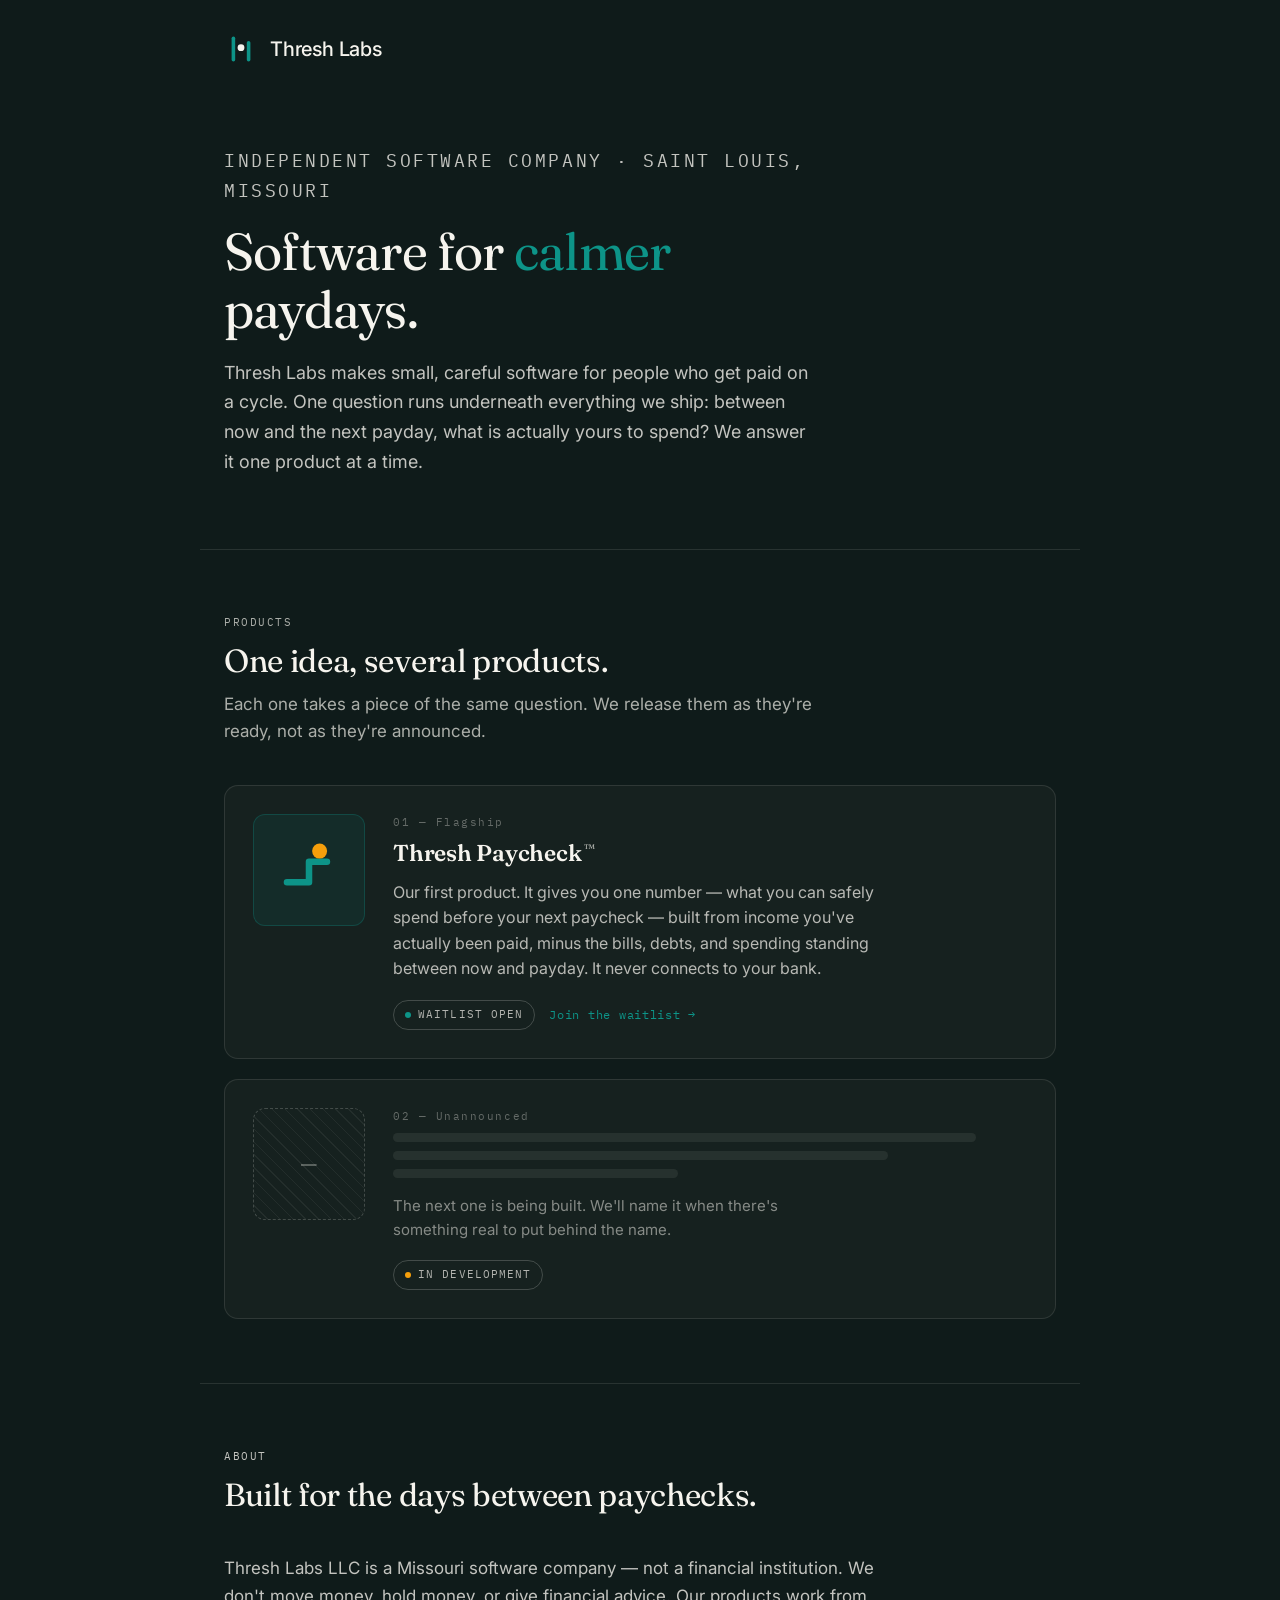
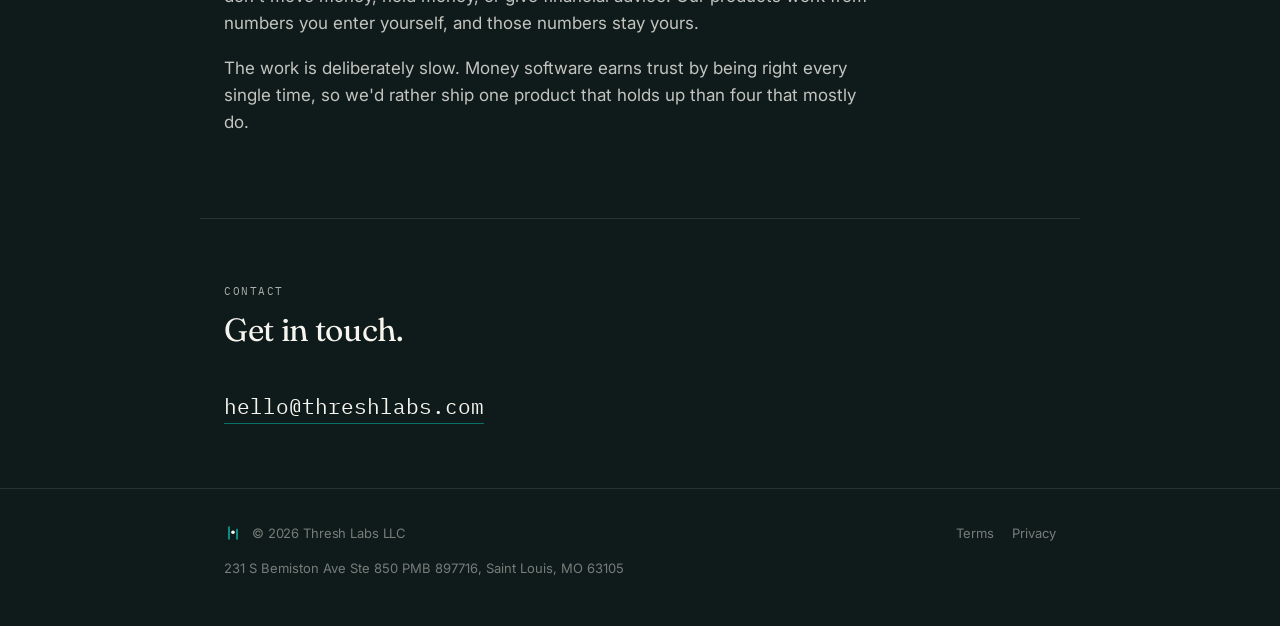
<file: index.html>
<!DOCTYPE html>
<html lang="en">
<head>
<meta charset="utf-8" />
<meta name="viewport" content="width=device-width, initial-scale=1, viewport-fit=cover" />
<title>Thresh Labs — independent software company</title>
<meta name="description" content="Thresh Labs is an independent software company in Missouri building tools for people who get paid on a cycle." />
<link rel="icon" href="/favicon.ico?v=2" sizes="32x32" />
<link rel="icon" href="/favicon.svg?v=2" type="image/svg+xml" />
<link rel="apple-touch-icon" href="/apple-touch-icon.png?v=2" />
<meta name="theme-color" content="#0F1B1A" />
<link rel="preconnect" href="https://fonts.googleapis.com" />
<link rel="preconnect" href="https://fonts.gstatic.com" crossorigin />
<link href="https://fonts.googleapis.com/css2?family=Fraunces:opsz,wght@9..144,400;9..144,600&family=Inter:wght@400;500&family=IBM+Plex+Mono:wght@400;500&display=swap" rel="stylesheet" />
<style>
  :root {
    /* Mirrors the landing tokens in strideBudget-APP/src/index.css so the two
       properties read as one company. Coral is deliberately absent — in-app only. */
    --ink: #0F1B1A;
    --surface: #16211F;
    --surface-2: #1B2725;
    --paper: #F6F4EE;
    --teal: #0D9488;
    --amber: #F59E0B;
    --line: rgba(246, 244, 238, 0.11);
    --line-strong: rgba(246, 244, 238, 0.2);

    --display: "Fraunces", Georgia, serif;
    --body: "Inter", -apple-system, BlinkMacSystemFont, "Segoe UI", sans-serif;
    --mono: "IBM Plex Mono", ui-monospace, "SF Mono", Menlo, monospace;

    box-sizing: border-box;
    padding-top: env(safe-area-inset-top, 0px);
    padding-bottom: env(safe-area-inset-bottom, 0px);
  }

  *, *::before, *::after { box-sizing: inherit; }

  html { scroll-padding-top: env(safe-area-inset-top, 0px); -webkit-text-size-adjust: 100%; }

  body {
    margin: 0;
    background-color: var(--ink);
    color: var(--paper);
    font-family: var(--body);
    font-size: 17px;
    line-height: 1.6;
    -webkit-font-smoothing: antialiased;
  }

  img, svg { max-width: 100%; }

  .wrap {
    max-width: 880px;
    margin: 0 auto;
    padding-left: max(24px, env(safe-area-inset-left, 0px));
    padding-right: max(24px, env(safe-area-inset-right, 0px));
  }

  .eyebrow {
    font-family: var(--mono);
    font-size: 11px;
    letter-spacing: 0.14em;
    text-transform: uppercase;
    color: rgba(246, 244, 238, 0.45);
  }

  /* ---------- masthead ---------- */
  .masthead { padding-top: 32px; }
  .mark-lockup { display: flex; align-items: center; gap: 12px; }
  .mark-lockup span {
    font-size: 20px;
    font-weight: 500;
    letter-spacing: -0.01em;
  }

  /* ---------- hero ---------- */
  .hero { padding-top: 80px; padding-bottom: 72px; }
  .hero h1 {
    font-family: var(--display);
    font-weight: 400;
    font-size: clamp(34px, 6.4vw, 52px);
    line-height: 1.1;
    letter-spacing: -0.015em;
    margin: 18px 0 20px;
    max-width: 17ch;
  }
  .hero h1 .accent { color: var(--teal); }
  .hero p {
    font-size: 18px;
    line-height: 1.65;
    color: rgba(246, 244, 238, 0.78);
    max-width: 54ch;
    margin: 0;
  }

  /* ---------- section framing ---------- */
  .section { padding-top: 64px; padding-bottom: 64px; border-top: 1px solid var(--line); }
  .section-head { display: flex; flex-direction: column; gap: 10px; margin-bottom: 40px; }
  .section-head h2 {
    font-family: var(--display);
    font-weight: 400;
    font-size: clamp(25px, 4vw, 32px);
    line-height: 1.25;
    letter-spacing: -0.01em;
    margin: 0;
  }
  .section-head p {
    margin: 0;
    color: rgba(246, 244, 238, 0.68);
    max-width: 56ch;
  }

  /* ---------- product slots ---------- */
  .slots { display: flex; flex-direction: column; gap: 20px; }

  .slot {
    display: grid;
    grid-template-columns: 112px 1fr;
    gap: 28px;
    align-items: start;
    background: var(--surface);
    border: 1px solid var(--line);
    border-radius: 14px;
    padding: 28px;
    text-decoration: none;
    color: inherit;
    transition: border-color 160ms ease, background-color 160ms ease, transform 160ms ease;
  }

  a.slot:hover, a.slot:focus-visible {
    border-color: rgba(13, 148, 136, 0.55);
    background: var(--surface-2);
    transform: translateY(-2px);
  }
  a.slot:focus-visible { outline: 2px solid var(--teal); outline-offset: 3px; }

  .tile {
    width: 112px;
    height: 112px;
    border-radius: 12px;
    display: flex;
    align-items: center;
    justify-content: center;
    background: rgba(13, 148, 136, 0.1);
    border: 1px solid rgba(13, 148, 136, 0.28);
  }

  .tile-empty {
    background: transparent;
    border: 1px dashed var(--line-strong);
    position: relative;
    overflow: hidden;
  }
  /* Faint diagonal hatching = a slot framed out but not filled. */
  .tile-empty::before {
    content: "";
    position: absolute;
    inset: 0;
    background-image: repeating-linear-gradient(
      45deg,
      rgba(246, 244, 238, 0.06) 0px,
      rgba(246, 244, 238, 0.06) 1px,
      transparent 1px,
      transparent 9px
    );
  }
  .tile-empty span {
    position: relative;
    font-family: var(--mono);
    font-size: 26px;
    color: rgba(246, 244, 238, 0.3);
  }

  .slot-index {
    font-family: var(--mono);
    font-size: 11px;
    letter-spacing: 0.14em;
    color: rgba(246, 244, 238, 0.35);
    display: block;
    margin-bottom: 8px;
  }

  .slot-name {
    font-family: var(--display);
    font-weight: 600;
    font-size: 23px;
    letter-spacing: -0.01em;
    margin: 0 0 12px;
    line-height: 1.2;
  }
  .slot-name sup { font-size: 0.48em; font-weight: 400; opacity: 0.65; vertical-align: super; margin-left: 2px; }

  .slot-body { margin: 0; color: rgba(246, 244, 238, 0.72); font-size: 16px; max-width: 52ch; }

  .slot-foot {
    display: flex;
    flex-wrap: wrap;
    align-items: center;
    gap: 14px;
    margin-top: 18px;
  }

  .pill {
    display: inline-flex;
    align-items: center;
    gap: 7px;
    font-family: var(--mono);
    font-size: 11px;
    letter-spacing: 0.1em;
    text-transform: uppercase;
    padding: 5px 11px;
    border-radius: 999px;
    border: 1px solid var(--line-strong);
    color: rgba(246, 244, 238, 0.7);
  }
  .pill::before {
    content: "";
    width: 6px; height: 6px;
    border-radius: 50%;
    background: var(--teal);
  }
  .pill-building::before {
    background: var(--amber);
    animation: pulse 2.6s ease-in-out infinite;
  }
  @keyframes pulse {
    0%, 100% { opacity: 1; transform: scale(1); }
    50% { opacity: 0.35; transform: scale(0.8); }
  }
  @media (prefers-reduced-motion: reduce) {
    .pill-building::before { animation: none; }
    a.slot:hover { transform: none; }
  }

  .go {
    font-family: var(--mono);
    font-size: 12px;
    letter-spacing: 0.06em;
    color: var(--teal);
  }
  a.slot:hover .go { text-decoration: underline; text-underline-offset: 3px; }

  /* Skeleton copy for the unfilled slot — reads as "drafted, not written". */
  .skeleton { display: flex; flex-direction: column; gap: 9px; margin: 4px 0 0; }
  .skeleton i {
    display: block;
    height: 9px;
    border-radius: 999px;
    background: rgba(246, 244, 238, 0.07);
  }
  .skeleton i:nth-child(1) { width: 92%; }
  .skeleton i:nth-child(2) { width: 78%; }
  .skeleton i:nth-child(3) { width: 45%; }

  .slot-note {
    margin: 16px 0 0;
    font-size: 15px;
    color: rgba(246, 244, 238, 0.5);
    max-width: 48ch;
  }

  /* ---------- about ---------- */
  .prose p { color: rgba(246, 244, 238, 0.78); max-width: 60ch; }
  .prose p + p { margin-top: 18px; }

  /* ---------- contact ---------- */
  .contact-link {
    font-family: var(--mono);
    font-size: clamp(17px, 3vw, 21px);
    color: var(--paper);
    text-decoration: none;
    border-bottom: 1px solid rgba(13, 148, 136, 0.7);
    padding-bottom: 3px;
  }
  .contact-link:hover { color: var(--teal); }

  /* ---------- footer ---------- */
  footer {
    border-top: 1px solid var(--line);
    padding: 34px 0 48px;
    font-size: 13px;
    color: rgba(246, 244, 238, 0.45);
  }
  .footer-row {
    display: flex;
    flex-wrap: wrap;
    justify-content: space-between;
    align-items: center;
    gap: 16px;
  }
  .footer-links { display: flex; gap: 18px; }
  .footer-links a { color: inherit; text-decoration: none; }
  .footer-links a:hover { color: var(--paper); }
  .footer-addr { margin: 14px 0 0; font-style: normal; }

  @media (max-width: 640px) {
    .hero { padding-top: 48px; padding-bottom: 44px; }
    .section { padding-top: 48px; padding-bottom: 48px; }
    .section-head { margin-bottom: 28px; }
    .hero p { font-size: 17px; }

    .eyebrow-sep { display: none; }
    .eyebrow-loc { display: block; margin-top: 4px; }

    /* Card becomes: [icon | index + name] on top, description full width below.
       display:contents lets the text column's children join the card's grid. */
    .slot {
      grid-template-columns: 64px 1fr;
      column-gap: 16px;
      row-gap: 0;
      padding: 20px;
      align-items: center;
    }
    .slot > div:not(.tile) { display: contents; }
    .tile, .tile-empty {
      width: 64px; height: 64px;
      border-radius: 10px;
      grid-column: 1; grid-row: 1 / span 2;
    }
    .tile svg { width: 38px; height: 38px; }
    .tile-empty span { font-size: 20px; }
    .slot-index { grid-column: 2; grid-row: 1; align-self: end; margin-bottom: 2px; }
    .slot-index.solo { grid-row: 1 / span 2; align-self: center; margin: 0; }
    .slot-name { grid-column: 2; grid-row: 2; align-self: start; margin: 0; font-size: 21px; }
    .slot-body, .skeleton, .slot-note, .slot-foot { grid-column: 1 / -1; }
    .slot-body, .skeleton { margin-top: 16px; }
  }
</style>
</head>
<body>

  <div class="wrap masthead">
    <div class="mark-lockup">
      <!-- Thresh Labs mark: the Gate. Bone dot is the dark-background variant;
           it inverts to ink (#0F1B1A) on light surfaces. -->
      <svg width="34" height="34" viewBox="0 0 380 380" role="img" aria-label="Thresh Labs">
        <line x1="105" y1="70" x2="105" y2="310" stroke="#0D9488" stroke-width="40" stroke-linecap="round"/>
        <line x1="275" y1="120" x2="275" y2="310" stroke="#0D9488" stroke-width="40" stroke-linecap="round"/>
        <circle cx="190" cy="175" r="38" fill="#F6F4EE"/>
      </svg>
      <span>Thresh Labs</span>
    </div>
  </div>

  <header class="wrap hero">
    <p class="eyebrow"><span>Independent software company</span><span class="eyebrow-sep" aria-hidden="true"> &middot; </span><span class="eyebrow-loc">Saint Louis, Missouri</span></p>
    <h1>Software for <span class="accent">calmer</span> paydays.</h1>
    <p>
      Thresh Labs makes small, careful software for people who get paid on a cycle.
      One question runs underneath everything we ship: between now and the next
      payday, what is actually yours to spend? We answer it one product at a time.
    </p>
  </header>

  <main>
    <section class="wrap section" id="products">
      <div class="section-head">
        <p class="eyebrow">Products</p>
        <h2>One idea, several products.</h2>
        <p>Each one takes a piece of the same question. We release them as they're ready, not as they're announced.</p>
      </div>

      <div class="slots">

        <!-- Slot 01 — flagship. Whole card is one link.
             LINK TARGET: the Thresh Paycheck landing page, whose hero holds the
             waitlist form. When the app goes public, change this href to the app
             URL AND update the pill ("Waitlist open") and .go text below to match.
             Tile carries the product's own mark (step + amber dot), not the Labs mark. -->
        <a class="slot" href="https://threshpaycheck.com" rel="noopener"
           aria-label="Thresh Paycheck — join the waitlist">
          <div class="tile">
            <svg width="62" height="62" viewBox="0 0 380 380" role="img" aria-label="Thresh Paycheck">
              <polyline points="55,265 190,265 190,140 300,140" fill="none" stroke="#0D9488"
                        stroke-width="40" stroke-linecap="round" stroke-linejoin="round" />
              <circle cx="255" cy="74" r="46" fill="#F59E0B" />
            </svg>
          </div>
          <div>
            <span class="slot-index">01 &mdash; Flagship</span>
            <h3 class="slot-name">Thresh Paycheck<sup>&trade;</sup></h3>
            <p class="slot-body">
              Our first product. It gives you one number &mdash; what you can safely spend
              before your next paycheck &mdash; built from income you've actually been paid,
              minus the bills, debts, and spending standing between now and payday.
              It never connects to your bank.
            </p>
            <div class="slot-foot">
              <span class="pill">Waitlist open</span>
              <span class="go">Join the waitlist &rarr;</span>
            </div>
          </div>
        </a>

        <!-- Slot 02 — intentionally unnamed. Nothing goes public here until the
             mark is cleared and the thing exists. Not a link. -->
        <div class="slot" aria-label="Second product, in development">
          <div class="tile tile-empty"><span>&#8212;</span></div>
          <div>
            <span class="slot-index solo">02 &mdash; Unannounced</span>
            <div class="skeleton" aria-hidden="true">
              <i></i><i></i><i></i>
            </div>
            <p class="slot-note">
              The next one is being built. We'll name it when there's something
              real to put behind the name.
            </p>
            <div class="slot-foot">
              <span class="pill pill-building">In development</span>
            </div>
          </div>
        </div>

      </div>
    </section>

    <section class="wrap section prose" id="about">
      <div class="section-head">
        <p class="eyebrow">About</p>
        <h2>Built for the days between paychecks.</h2>
      </div>
      <p>
        Thresh Labs LLC is a Missouri software company &mdash; not a financial
        institution. We don't move money, hold money, or give financial advice.
        Our products work from numbers you enter yourself, and those numbers
        stay yours.
      </p>
      <p>
        The work is deliberately slow. Money software earns trust by being right
        every single time, so we'd rather ship one product that holds up than four
        that mostly do.
      </p>
    </section>

    <section class="wrap section" id="contact">
      <div class="section-head">
        <p class="eyebrow">Contact</p>
        <h2>Get in touch.</h2>
      </div>
      <a class="contact-link" href="mailto:hello@threshlabs.com">hello@threshlabs.com</a>
    </section>
  </main>

  <footer>
    <div class="wrap">
      <div class="footer-row">
        <div class="mark-lockup" style="gap:10px;">
          <svg width="18" height="18" viewBox="0 0 380 380" role="img" aria-label="">
            <line x1="105" y1="70" x2="105" y2="310" stroke="#0D9488" stroke-width="40" stroke-linecap="round"/>
            <line x1="275" y1="120" x2="275" y2="310" stroke="#0D9488" stroke-width="40" stroke-linecap="round"/>
            <circle cx="190" cy="175" r="38" fill="#F6F4EE"/>
          </svg>
          <span style="font-size:13px;font-weight:400;">&copy; 2026 Thresh Labs LLC</span>
        </div>
        <div class="footer-links">
          <a href="/terms.html">Terms</a>
          <a href="/privacy.html">Privacy</a>
        </div>
      </div>
      <address class="footer-addr">231 S Bemiston Ave Ste 850 PMB 897716, Saint Louis, MO 63105</address>
    </div>
  </footer>

</body>
</html>
</file>
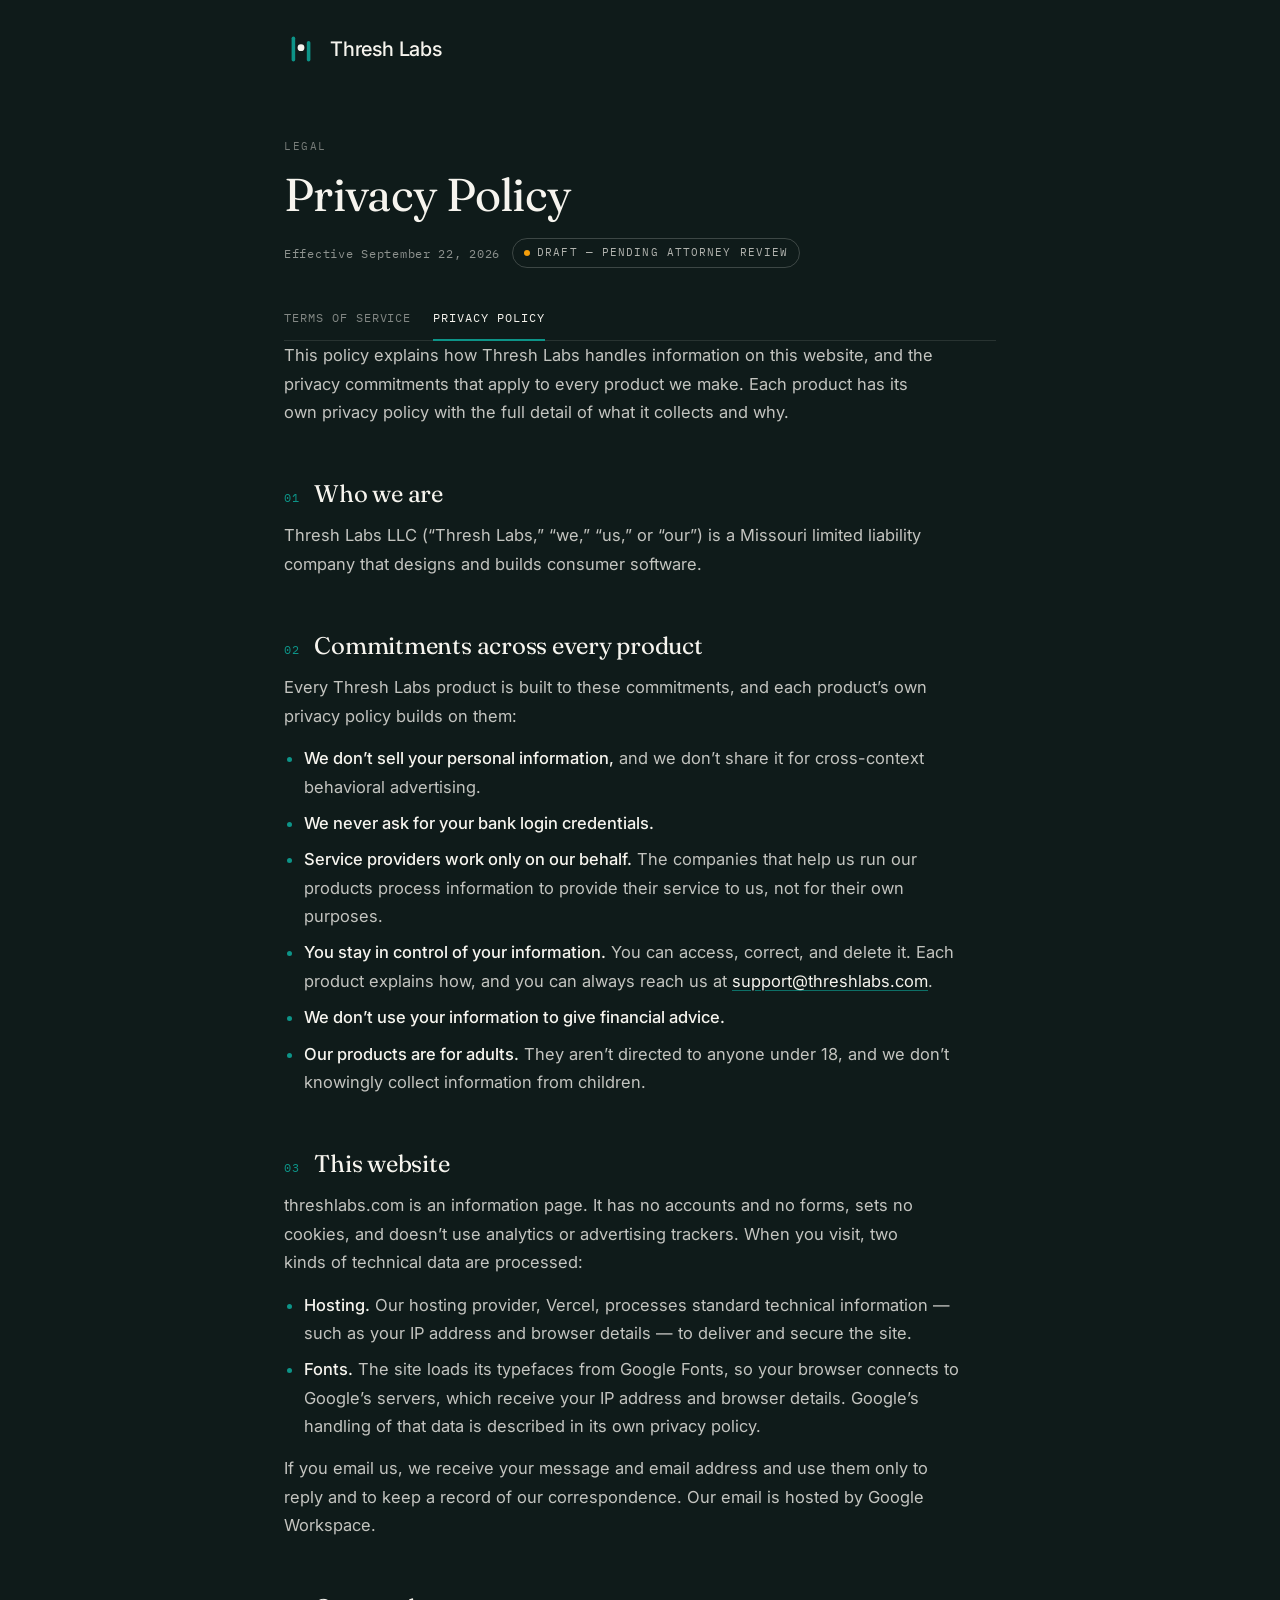
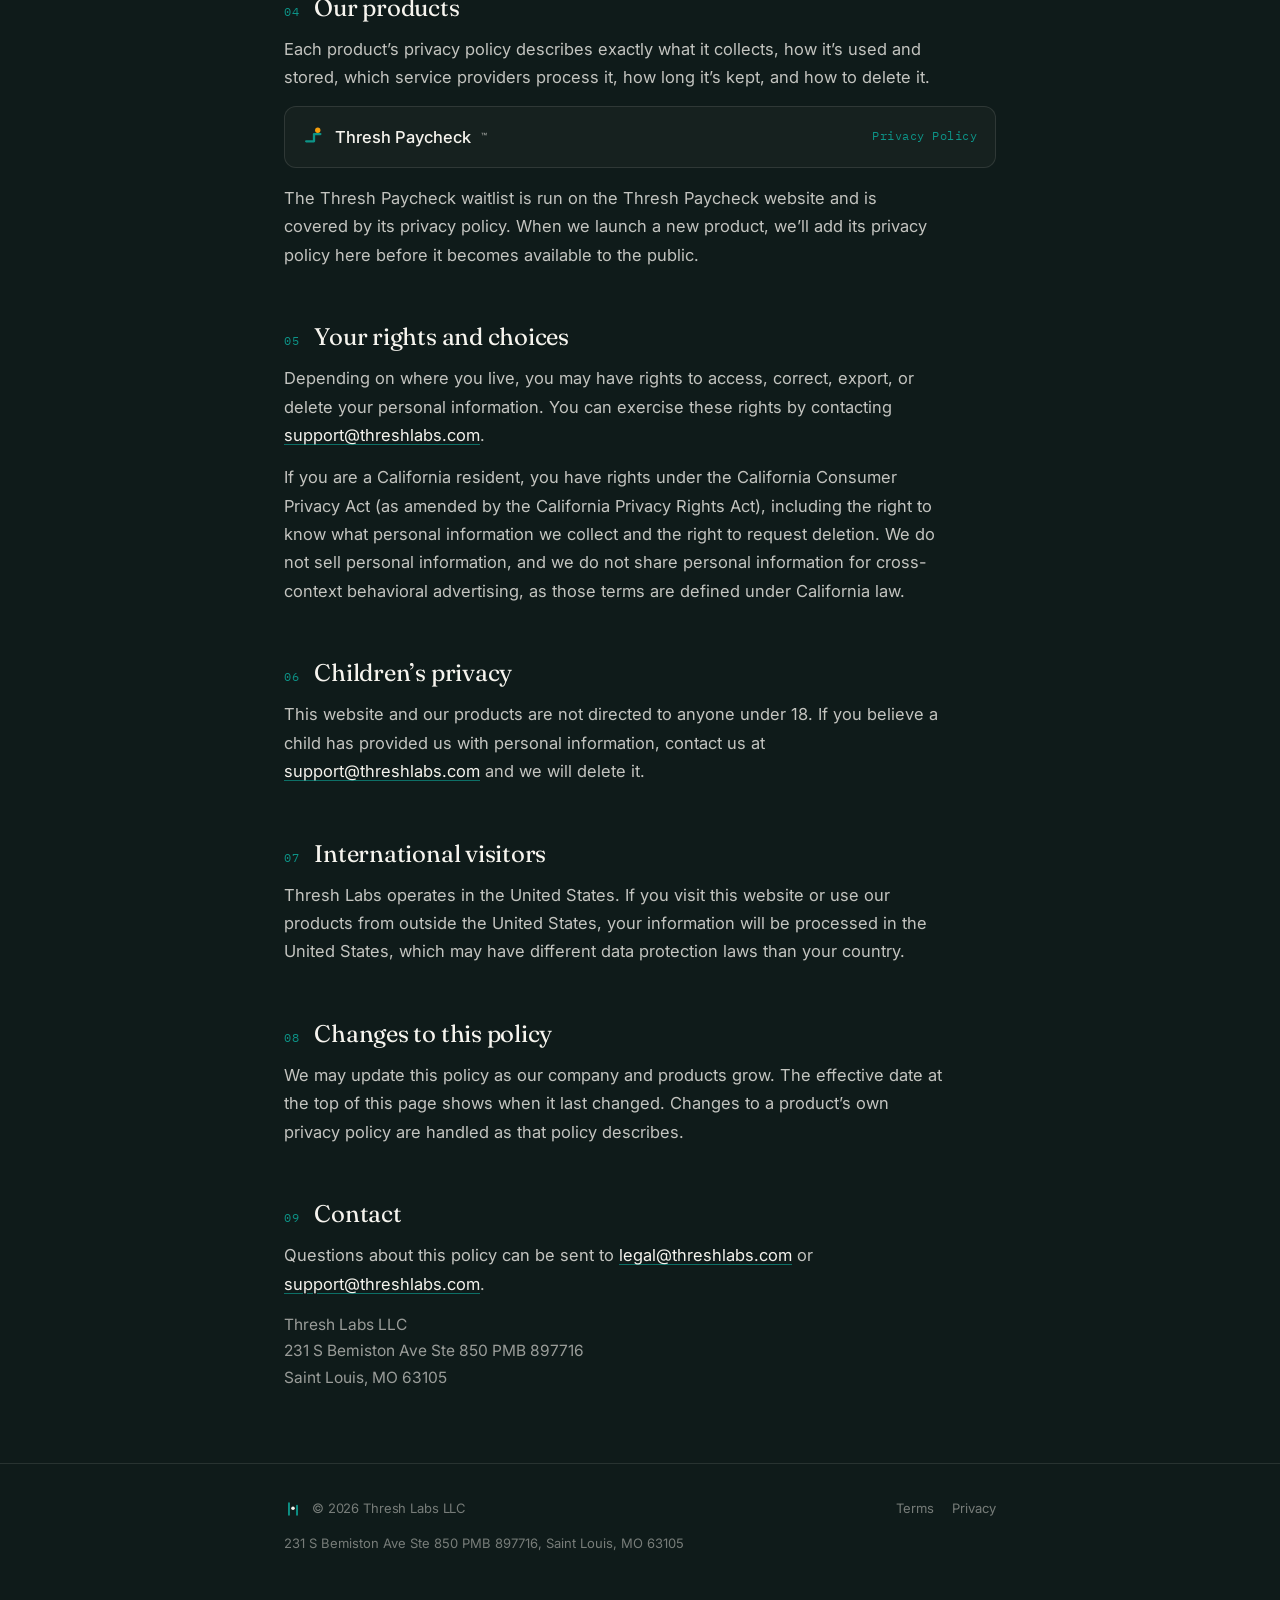
<file: privacy.html>
<!DOCTYPE html>
<html lang="en">
<head>
<meta charset="utf-8" />
<meta name="viewport" content="width=device-width, initial-scale=1, viewport-fit=cover" />
<title>Privacy Policy — Thresh Labs</title>
<meta name="description" content="How Thresh Labs handles information on its website, and the privacy commitments that apply across every Thresh Labs product." />
<link rel="icon" href="/favicon.ico?v=2" sizes="32x32" />
<link rel="icon" href="/favicon.svg?v=2" type="image/svg+xml" />
<link rel="apple-touch-icon" href="/apple-touch-icon.png?v=2" />
<meta name="theme-color" content="#0F1B1A" />
<link rel="preconnect" href="https://fonts.googleapis.com" />
<link rel="preconnect" href="https://fonts.gstatic.com" crossorigin />
<link href="https://fonts.googleapis.com/css2?family=Fraunces:opsz,wght@9..144,400;9..144,600&family=Inter:wght@400;500&family=IBM+Plex+Mono:wght@400;500&display=swap" rel="stylesheet" />
<style>
/* Thresh Labs legal pages (terms.html, privacy.html).
   Same tokens as index.html so the site reads as one piece.
   Coral is deliberately absent — in-app only. */

:root {
  --ink: #0F1B1A;
  --surface: #16211F;
  --paper: #F6F4EE;
  --teal: #0D9488;
  --amber: #F59E0B;
  --line: rgba(246, 244, 238, 0.11);
  --line-strong: rgba(246, 244, 238, 0.2);

  --display: "Fraunces", Georgia, serif;
  --body: "Inter", -apple-system, BlinkMacSystemFont, "Segoe UI", sans-serif;
  --mono: "IBM Plex Mono", ui-monospace, "SF Mono", Menlo, monospace;

  box-sizing: border-box;
  padding-top: env(safe-area-inset-top, 0px);
  padding-bottom: env(safe-area-inset-bottom, 0px);
}

*, *::before, *::after { box-sizing: inherit; }

html { scroll-padding-top: env(safe-area-inset-top, 0px); -webkit-text-size-adjust: 100%; }

body {
  margin: 0;
  background-color: var(--ink);
  color: var(--paper);
  font-family: var(--body);
  font-size: 17px;
  line-height: 1.6;
  -webkit-font-smoothing: antialiased;
}

/* Side padding is set explicitly (never via a padding shorthand) so nothing
   below can zero it out — the bug that broke the homepage on mobile. */
.wrap {
  max-width: 760px;
  margin: 0 auto;
  padding-left: max(24px, env(safe-area-inset-left, 0px));
  padding-right: max(24px, env(safe-area-inset-right, 0px));
}

/* ---------- masthead ---------- */
.masthead { padding-top: 32px; }
.mark-lockup {
  display: inline-flex;
  align-items: center;
  gap: 12px;
  color: var(--paper);
  text-decoration: none;
}
.mark-lockup span { font-size: 20px; font-weight: 500; letter-spacing: -0.01em; transition: color 150ms ease; }
.mark-lockup:hover span { color: var(--teal); }

/* ---------- document head ---------- */
.doc-head { padding-top: 64px; padding-bottom: 28px; }

.eyebrow {
  font-family: var(--mono);
  font-size: 11px;
  letter-spacing: 0.14em;
  text-transform: uppercase;
  color: rgba(246, 244, 238, 0.45);
  margin: 0;
}

h1 {
  font-family: var(--display);
  font-weight: 400;
  font-size: clamp(34px, 6vw, 46px);
  line-height: 1.1;
  letter-spacing: -0.015em;
  margin: 14px 0 18px;
}

.doc-meta {
  display: flex;
  flex-wrap: wrap;
  align-items: center;
  gap: 12px;
  font-family: var(--mono);
  font-size: 12px;
  letter-spacing: 0.06em;
  color: rgba(246, 244, 238, 0.55);
}

.pill {
  display: inline-flex;
  align-items: center;
  gap: 7px;
  font-family: var(--mono);
  font-size: 11px;
  letter-spacing: 0.1em;
  text-transform: uppercase;
  padding: 5px 11px;
  border-radius: 999px;
  border: 1px solid var(--line-strong);
  color: rgba(246, 244, 238, 0.7);
}
.pill::before {
  content: "";
  width: 6px; height: 6px;
  border-radius: 50%;
  background: var(--amber);
}

/* ---------- Terms / Privacy switcher ---------- */
.doc-nav {
  display: flex;
  gap: 22px;
  border-bottom: 1px solid var(--line);
}
.doc-nav a {
  font-family: var(--mono);
  font-size: 12px;
  letter-spacing: 0.08em;
  text-transform: uppercase;
  color: rgba(246, 244, 238, 0.5);
  text-decoration: none;
  padding: 12px 0;
  border-bottom: 2px solid transparent;
  margin-bottom: -1px;
  transition: color 150ms ease;
}
.doc-nav a:hover { color: var(--paper); }
.doc-nav a[aria-current="page"] { color: var(--paper); border-bottom-color: var(--teal); }

/* ---------- document body ---------- */
.doc { padding-bottom: 72px; }

.lede {
  font-size: 18px;
  line-height: 1.65;
  color: rgba(246, 244, 238, 0.84);
  margin: 32px 0 4px;
  max-width: 62ch;
}

.doc section { padding-top: 38px; }

.doc h2 {
  font-family: var(--display);
  font-weight: 400;
  font-size: 24px;
  line-height: 1.3;
  letter-spacing: -0.01em;
  margin: 0 0 12px;
  display: flex;
  align-items: baseline;
  gap: 14px;
}
.doc h2 .num {
  font-family: var(--mono);
  font-size: 12px;
  letter-spacing: 0.1em;
  color: var(--teal);
  flex: none;
}

.doc p, .doc li {
  font-size: 16.5px;
  line-height: 1.72;
  color: rgba(246, 244, 238, 0.78);
  max-width: 66ch;
}
.doc p { margin: 0 0 14px; }
.doc ul { margin: 0 0 14px; padding-left: 20px; }
.doc li { margin-bottom: 8px; }
.doc li::marker { color: var(--teal); }
.doc strong { color: var(--paper); font-weight: 500; }

.doc a {
  color: var(--paper);
  text-decoration: underline;
  text-decoration-color: rgba(13, 148, 136, 0.7);
  text-underline-offset: 3px;
}
.doc a:hover { color: var(--teal); }

/* All-caps disclaimer paragraphs: a touch smaller so they stay readable. */
.doc p.caps { font-size: 14.5px; letter-spacing: 0.01em; line-height: 1.75; }

/* ---------- product list ---------- */
.doc ul.product-list {
  list-style: none;
  padding: 0;
  margin: 6px 0 16px;
  border: 1px solid var(--line);
  border-radius: 12px;
  background: var(--surface);
  max-width: 66ch;
}
.doc ul.product-list li {
  display: flex;
  flex-wrap: wrap;
  justify-content: space-between;
  align-items: center;
  gap: 10px 20px;
  padding: 16px 18px;
  margin: 0;
  max-width: none;
}
.doc ul.product-list li + li { border-top: 1px solid var(--line); }
.product-name {
  display: inline-flex;
  align-items: center;
  gap: 10px;
  color: var(--paper);
  font-weight: 500;
}
.product-name sup { font-size: 0.6em; font-weight: 400; opacity: 0.65; }
.product-links { display: flex; flex-wrap: wrap; gap: 16px; font-family: var(--mono); font-size: 12px; letter-spacing: 0.04em; }
.doc .product-links a { color: var(--teal); text-decoration: none; }
.doc .product-links a:hover { text-decoration: underline; text-underline-offset: 3px; }

.address { font-style: normal; color: rgba(246, 244, 238, 0.6); font-size: 15.5px; line-height: 1.7; }

/* ---------- footer (matches index.html) ---------- */
footer {
  border-top: 1px solid var(--line);
  padding-top: 34px;
  padding-bottom: 48px;
  font-size: 13px;
  color: rgba(246, 244, 238, 0.45);
}
.footer-row {
  display: flex;
  flex-wrap: wrap;
  justify-content: space-between;
  align-items: center;
  gap: 16px;
}
.footer-row .mark-lockup { gap: 10px; color: inherit; }
.footer-row .mark-lockup span { font-size: 13px; font-weight: 400; }
.footer-links { display: flex; gap: 18px; }
.footer-links a { color: inherit; text-decoration: none; }
.footer-links a:hover { color: var(--paper); }
.footer-addr { margin: 14px 0 0; font-style: normal; }

/* ---------- small screens ---------- */
@media (max-width: 640px) {
  .doc-head { padding-top: 44px; padding-bottom: 22px; }
  .lede { font-size: 17px; margin-top: 26px; }
  .doc section { padding-top: 32px; }
  .doc h2 { font-size: 21px; flex-direction: column; gap: 4px; }
  .doc p, .doc li { font-size: 16px; }
  .doc ul.product-list li { padding: 14px 16px; }
}

/* ---------- print: legal pages get printed ---------- */
@media print {
  body { background: #fff; color: #111; font-size: 12pt; }
  .doc-nav, footer .footer-links { display: none; }
  h1, .doc h2, .doc strong, .product-name, .mark-lockup, .mark-lockup span { color: #111; }
  .doc p, .doc li, .lede, .address, .doc-meta, .eyebrow, footer { color: #333; }
  .doc a { color: #111; }
  .doc ul.product-list { background: none; border-color: #ccc; }
  .doc ul.product-list li + li { border-color: #ccc; }
  .pill { border-color: #999; color: #333; }
  .doc section { break-inside: avoid-page; }
}

</style>
</head>
<body>

  <div class="wrap masthead">
    <a class="mark-lockup" href="/" aria-label="Thresh Labs home">
      <svg width="34" height="34" viewBox="0 0 380 380" aria-hidden="true">
        <line x1="105" y1="70" x2="105" y2="310" stroke="#0D9488" stroke-width="40" stroke-linecap="round"/>
        <line x1="275" y1="120" x2="275" y2="310" stroke="#0D9488" stroke-width="40" stroke-linecap="round"/>
        <circle cx="190" cy="175" r="38" fill="#F6F4EE"/>
      </svg>
      <span>Thresh Labs</span>
    </a>
  </div>

  <header class="wrap doc-head">
    <p class="eyebrow">Legal</p>
    <h1>Privacy Policy</h1>
    <div class="doc-meta">
      <span>Effective September 22, 2026</span>
      <span class="pill">Draft &mdash; pending attorney review</span>
    </div>
  </header>

  <div class="wrap">
    <nav class="doc-nav" aria-label="Legal documents">
      <a href="/terms.html">Terms of Service</a>
      <a href="/privacy.html" aria-current="page">Privacy Policy</a>
    </nav>
  </div>

  <main class="wrap doc">
    <p class="lede">
      This policy explains how Thresh Labs handles information on this website, and
      the privacy commitments that apply to every product we make. Each product has
      its own privacy policy with the full detail of what it collects and why.
    </p>

    <section id="who-we-are">
      <h2><span class="num">01</span>Who we are</h2>
      <p>
        Thresh Labs LLC (&ldquo;Thresh Labs,&rdquo; &ldquo;we,&rdquo; &ldquo;us,&rdquo;
        or &ldquo;our&rdquo;) is a Missouri limited liability company that designs and
        builds consumer software.
      </p>
    </section>

    <section id="commitments">
      <h2><span class="num">02</span>Commitments across every product</h2>
      <p>
        Every Thresh Labs product is built to these commitments, and each
        product&rsquo;s own privacy policy builds on them:
      </p>
      <ul>
        <li>
          <strong>We don&rsquo;t sell your personal information,</strong> and we
          don&rsquo;t share it for cross-context behavioral advertising.
        </li>
        <li>
          <strong>We never ask for your bank login credentials.</strong>
        </li>
        <li>
          <strong>Service providers work only on our behalf.</strong> The companies
          that help us run our products process information to provide their service
          to us, not for their own purposes.
        </li>
        <li>
          <strong>You stay in control of your information.</strong> You can access,
          correct, and delete it. Each product explains how, and you can always reach
          us at <a href="mailto:support@threshlabs.com">support@threshlabs.com</a>.
        </li>
        <li>
          <strong>We don&rsquo;t use your information to give financial advice.</strong>
        </li>
        <li>
          <strong>Our products are for adults.</strong> They aren&rsquo;t directed to
          anyone under 18, and we don&rsquo;t knowingly collect information from
          children.
        </li>
      </ul>
    </section>

    <section id="this-website">
      <h2><span class="num">03</span>This website</h2>
      <p>
        threshlabs.com is an information page. It has no accounts and no forms, sets
        no cookies, and doesn&rsquo;t use analytics or advertising trackers. When you
        visit, two kinds of technical data are processed:
      </p>
      <ul>
        <li>
          <strong>Hosting.</strong> Our hosting provider, Vercel, processes standard
          technical information &mdash; such as your IP address and browser details
          &mdash; to deliver and secure the site.
        </li>
        <li>
          <strong>Fonts.</strong> The site loads its typefaces from Google Fonts, so
          your browser connects to Google&rsquo;s servers, which receive your IP
          address and browser details. Google&rsquo;s handling of that data is
          described in its own privacy policy.
        </li>
      </ul>
      <p>
        If you email us, we receive your message and email address and use them only
        to reply and to keep a record of our correspondence. Our email is hosted by
        Google Workspace.
      </p>
    </section>

    <section id="products">
      <h2><span class="num">04</span>Our products</h2>
      <p>
        Each product&rsquo;s privacy policy describes exactly what it collects, how
        it&rsquo;s used and stored, which service providers process it, how long
        it&rsquo;s kept, and how to delete it.
      </p>
      <ul class="product-list">
        <li>
          <span class="product-name">
            <svg width="22" height="22" viewBox="0 0 380 380" aria-hidden="true">
              <polyline points="55,265 190,265 190,140 300,140" fill="none" stroke="#0D9488" stroke-width="40" stroke-linecap="round" stroke-linejoin="round"/>
              <circle cx="255" cy="74" r="46" fill="#F59E0B"/>
            </svg>
            Thresh Paycheck<sup>&trade;</sup>
          </span>
          <span class="product-links">
            <a href="https://threshpaycheck.com/legal/privacy">Privacy Policy</a>
          </span>
        </li>
      </ul>
      <p>
        The Thresh Paycheck waitlist is run on the Thresh Paycheck website and is
        covered by its privacy policy. When we launch a new product, we&rsquo;ll add
        its privacy policy here before it becomes available to the public.
      </p>
    </section>

    <section id="your-rights">
      <h2><span class="num">05</span>Your rights and choices</h2>
      <p>
        Depending on where you live, you may have rights to access, correct, export,
        or delete your personal information. You can exercise these rights by
        contacting <a href="mailto:support@threshlabs.com">support@threshlabs.com</a>.
      </p>
      <p>
        If you are a California resident, you have rights under the California
        Consumer Privacy Act (as amended by the California Privacy Rights Act),
        including the right to know what personal information we collect and the
        right to request deletion. We do not sell personal information, and we do not
        share personal information for cross-context behavioral advertising, as those
        terms are defined under California law.
      </p>
    </section>

    <section id="children">
      <h2><span class="num">06</span>Children&rsquo;s privacy</h2>
      <p>
        This website and our products are not directed to anyone under 18. If you
        believe a child has provided us with personal information, contact us at
        <a href="mailto:support@threshlabs.com">support@threshlabs.com</a> and we will
        delete it.
      </p>
    </section>

    <section id="international">
      <h2><span class="num">07</span>International visitors</h2>
      <p>
        Thresh Labs operates in the United States. If you visit this website or use
        our products from outside the United States, your information will be
        processed in the United States, which may have different data protection laws
        than your country.
      </p>
    </section>

    <section id="changes">
      <h2><span class="num">08</span>Changes to this policy</h2>
      <p>
        We may update this policy as our company and products grow. The effective
        date at the top of this page shows when it last changed. Changes to a
        product&rsquo;s own privacy policy are handled as that policy describes.
      </p>
    </section>

    <section id="contact">
      <h2><span class="num">09</span>Contact</h2>
      <p>
        Questions about this policy can be sent to
        <a href="mailto:legal@threshlabs.com">legal@threshlabs.com</a> or
        <a href="mailto:support@threshlabs.com">support@threshlabs.com</a>.
      </p>
      <address class="address">
        Thresh Labs LLC<br />
        231 S Bemiston Ave Ste 850 PMB 897716<br />
        Saint Louis, MO 63105
      </address>
    </section>
  </main>

  <footer>
    <div class="wrap">
      <div class="footer-row">
        <a class="mark-lockup" href="/" aria-label="Thresh Labs home">
          <svg width="18" height="18" viewBox="0 0 380 380" aria-hidden="true">
            <line x1="105" y1="70" x2="105" y2="310" stroke="#0D9488" stroke-width="40" stroke-linecap="round"/>
            <line x1="275" y1="120" x2="275" y2="310" stroke="#0D9488" stroke-width="40" stroke-linecap="round"/>
            <circle cx="190" cy="175" r="38" fill="#F6F4EE"/>
          </svg>
          <span>&copy; 2026 Thresh Labs LLC</span>
        </a>
        <div class="footer-links">
          <a href="/terms.html">Terms</a>
          <a href="/privacy.html">Privacy</a>
        </div>
      </div>
      <address class="footer-addr">231 S Bemiston Ave Ste 850 PMB 897716, Saint Louis, MO 63105</address>
    </div>
  </footer>

</body>
</html>
</file>
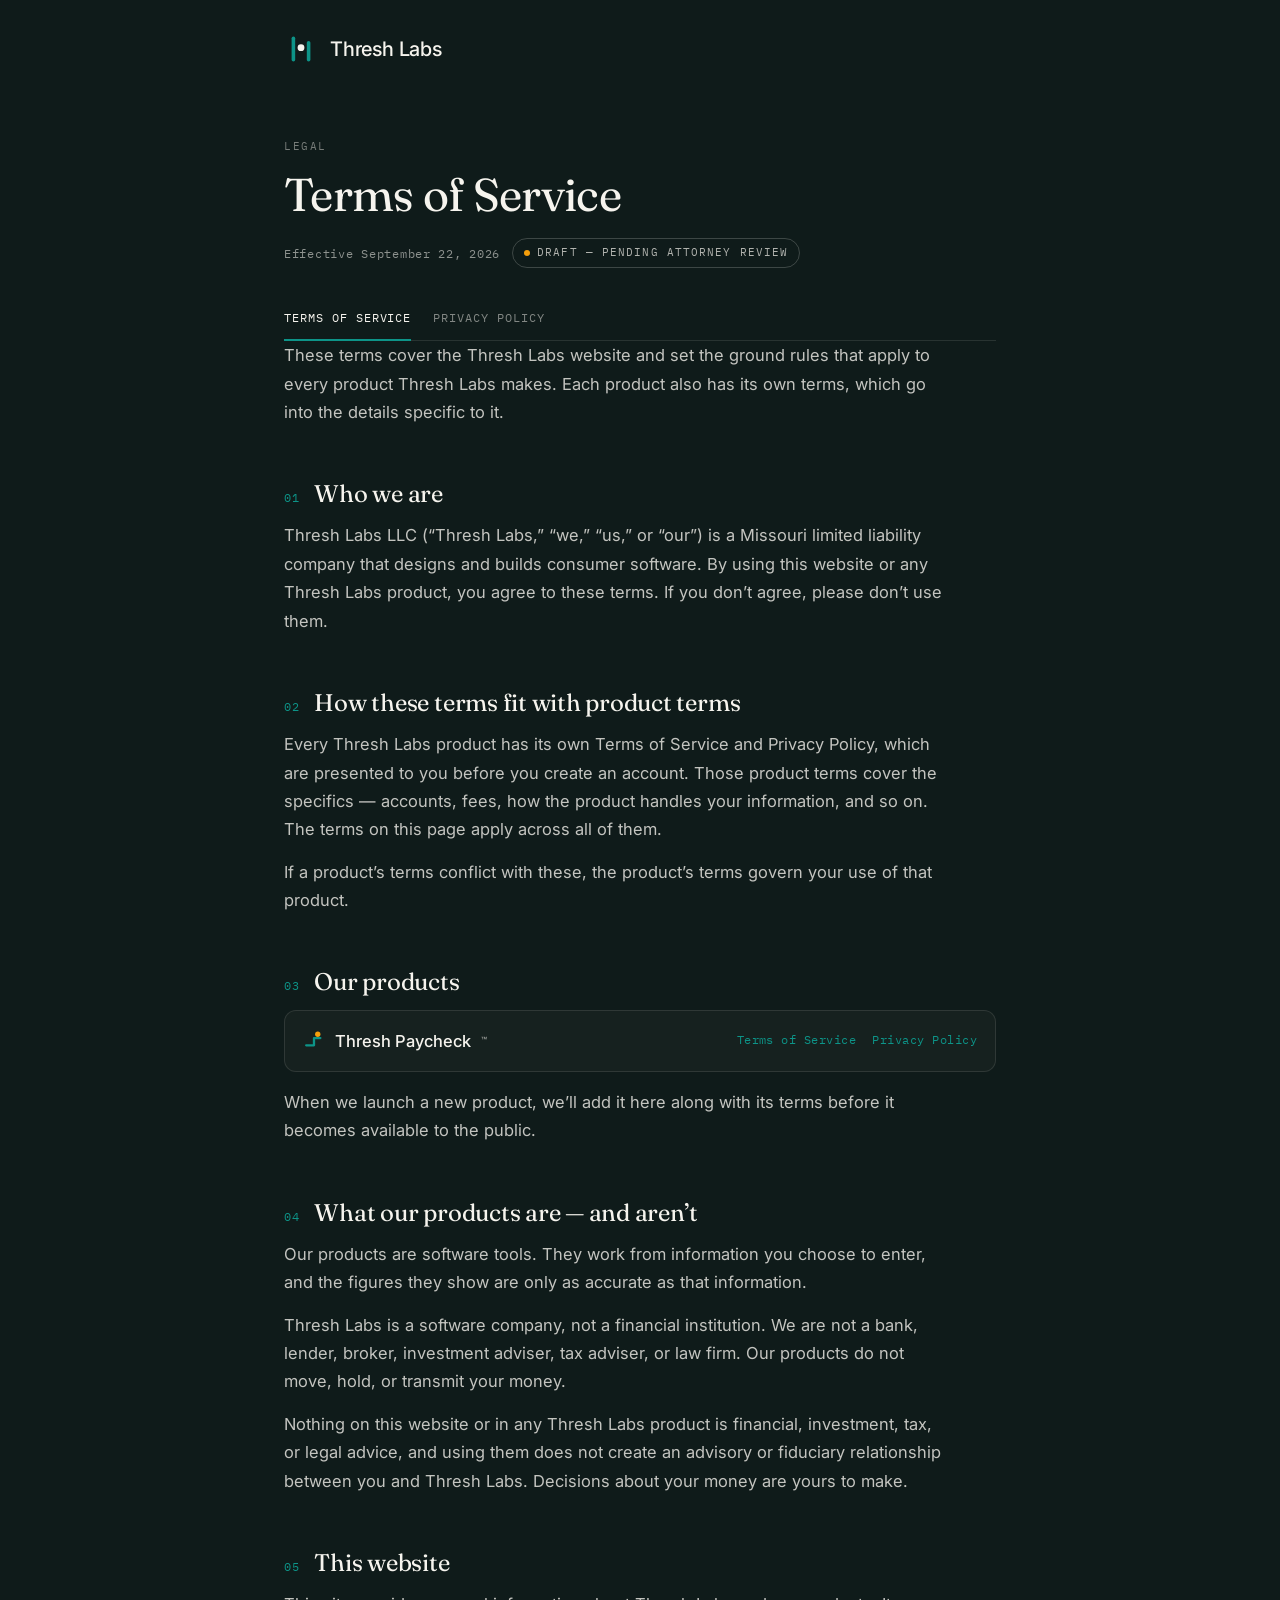
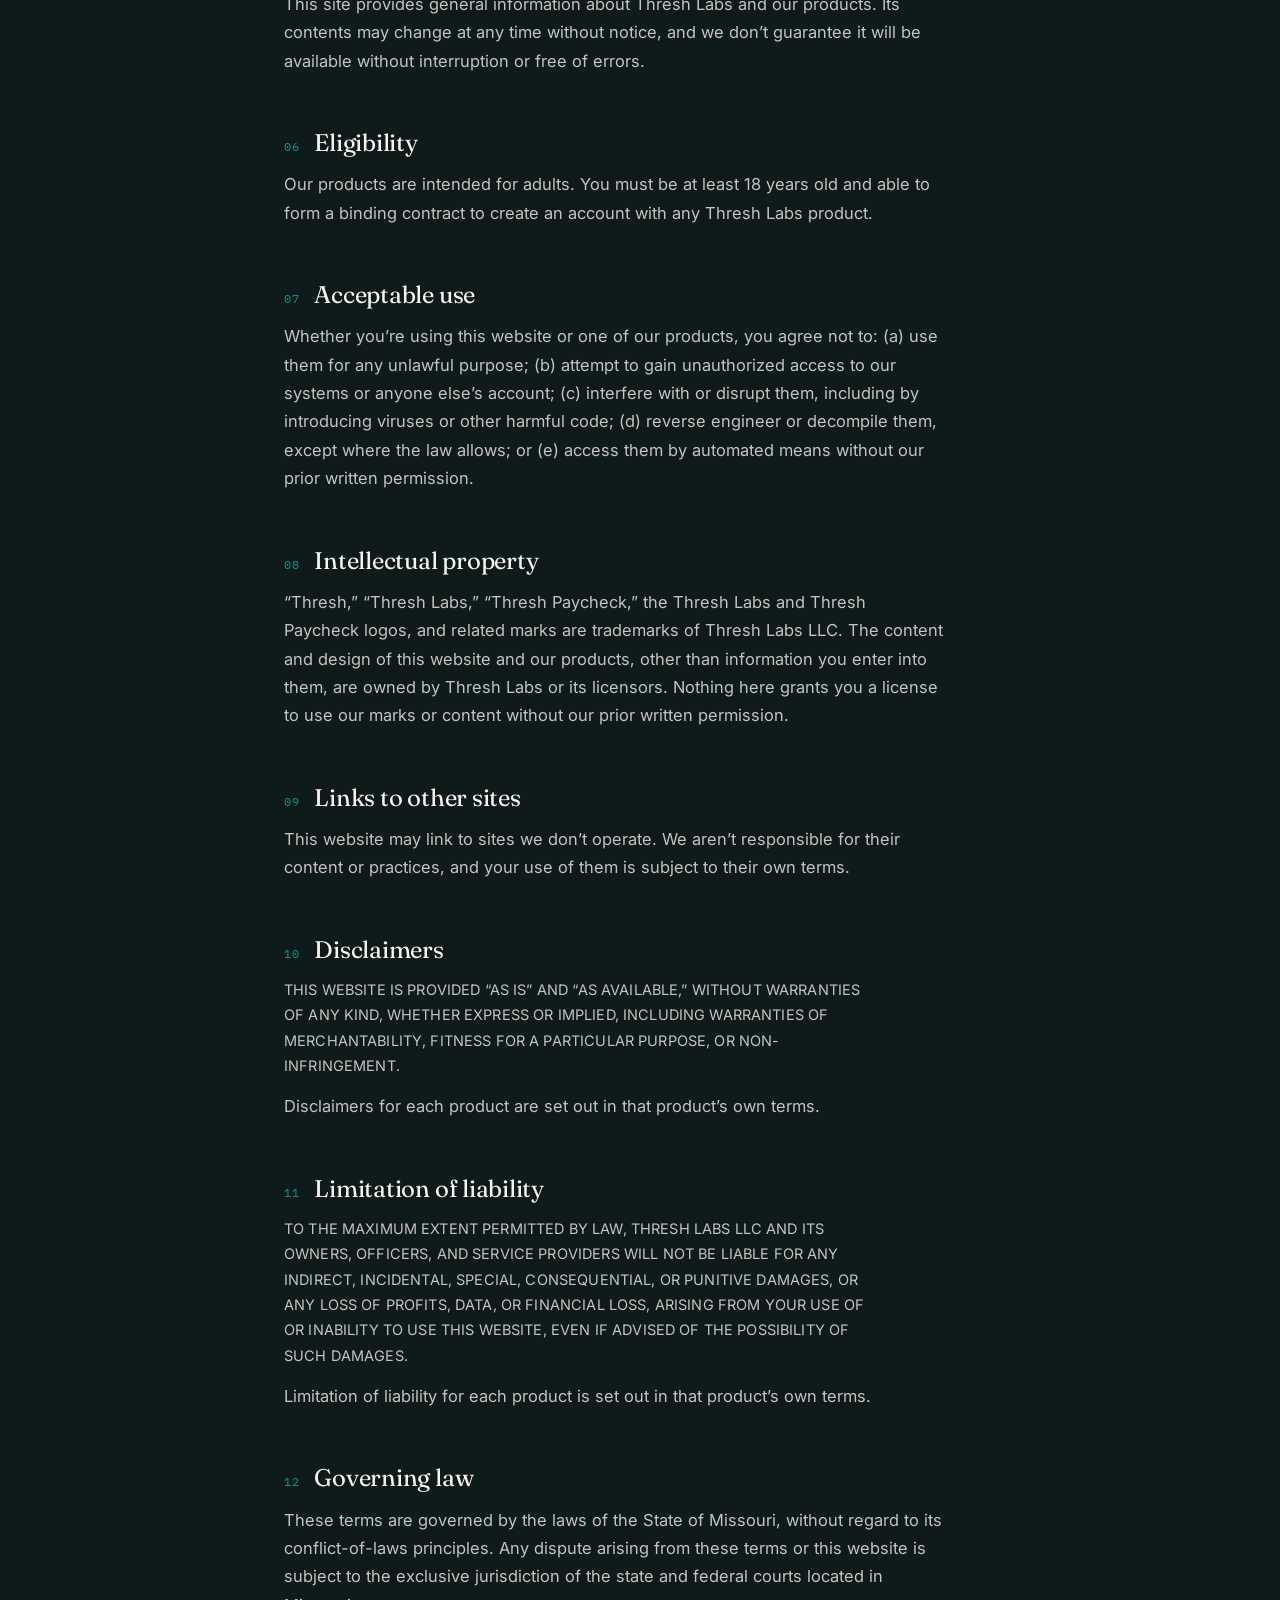
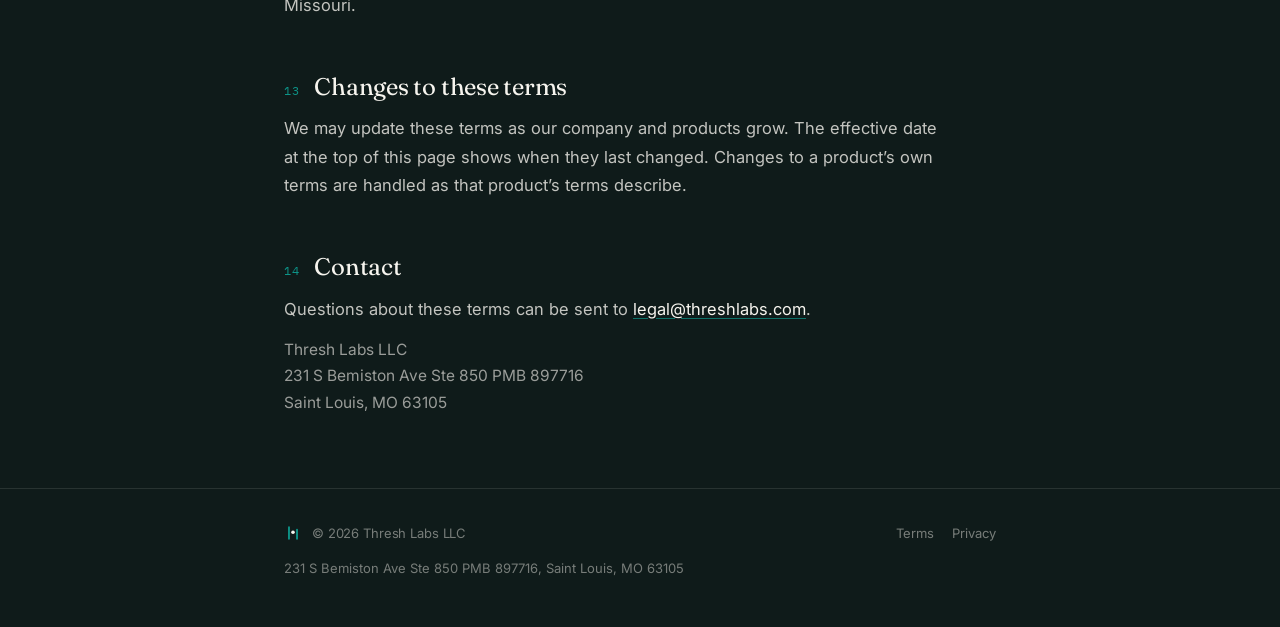
<file: terms.html>
<!DOCTYPE html>
<html lang="en">
<head>
<meta charset="utf-8" />
<meta name="viewport" content="width=device-width, initial-scale=1, viewport-fit=cover" />
<title>Terms of Service — Thresh Labs</title>
<meta name="description" content="Terms of Service for the Thresh Labs website and the commitments that apply across every Thresh Labs product." />
<link rel="icon" href="/favicon.ico?v=2" sizes="32x32" />
<link rel="icon" href="/favicon.svg?v=2" type="image/svg+xml" />
<link rel="apple-touch-icon" href="/apple-touch-icon.png?v=2" />
<meta name="theme-color" content="#0F1B1A" />
<link rel="preconnect" href="https://fonts.googleapis.com" />
<link rel="preconnect" href="https://fonts.gstatic.com" crossorigin />
<link href="https://fonts.googleapis.com/css2?family=Fraunces:opsz,wght@9..144,400;9..144,600&family=Inter:wght@400;500&family=IBM+Plex+Mono:wght@400;500&display=swap" rel="stylesheet" />
<style>
/* Thresh Labs legal pages (terms.html, privacy.html).
   Same tokens as index.html so the site reads as one piece.
   Coral is deliberately absent — in-app only. */

:root {
  --ink: #0F1B1A;
  --surface: #16211F;
  --paper: #F6F4EE;
  --teal: #0D9488;
  --amber: #F59E0B;
  --line: rgba(246, 244, 238, 0.11);
  --line-strong: rgba(246, 244, 238, 0.2);

  --display: "Fraunces", Georgia, serif;
  --body: "Inter", -apple-system, BlinkMacSystemFont, "Segoe UI", sans-serif;
  --mono: "IBM Plex Mono", ui-monospace, "SF Mono", Menlo, monospace;

  box-sizing: border-box;
  padding-top: env(safe-area-inset-top, 0px);
  padding-bottom: env(safe-area-inset-bottom, 0px);
}

*, *::before, *::after { box-sizing: inherit; }

html { scroll-padding-top: env(safe-area-inset-top, 0px); -webkit-text-size-adjust: 100%; }

body {
  margin: 0;
  background-color: var(--ink);
  color: var(--paper);
  font-family: var(--body);
  font-size: 17px;
  line-height: 1.6;
  -webkit-font-smoothing: antialiased;
}

/* Side padding is set explicitly (never via a padding shorthand) so nothing
   below can zero it out — the bug that broke the homepage on mobile. */
.wrap {
  max-width: 760px;
  margin: 0 auto;
  padding-left: max(24px, env(safe-area-inset-left, 0px));
  padding-right: max(24px, env(safe-area-inset-right, 0px));
}

/* ---------- masthead ---------- */
.masthead { padding-top: 32px; }
.mark-lockup {
  display: inline-flex;
  align-items: center;
  gap: 12px;
  color: var(--paper);
  text-decoration: none;
}
.mark-lockup span { font-size: 20px; font-weight: 500; letter-spacing: -0.01em; transition: color 150ms ease; }
.mark-lockup:hover span { color: var(--teal); }

/* ---------- document head ---------- */
.doc-head { padding-top: 64px; padding-bottom: 28px; }

.eyebrow {
  font-family: var(--mono);
  font-size: 11px;
  letter-spacing: 0.14em;
  text-transform: uppercase;
  color: rgba(246, 244, 238, 0.45);
  margin: 0;
}

h1 {
  font-family: var(--display);
  font-weight: 400;
  font-size: clamp(34px, 6vw, 46px);
  line-height: 1.1;
  letter-spacing: -0.015em;
  margin: 14px 0 18px;
}

.doc-meta {
  display: flex;
  flex-wrap: wrap;
  align-items: center;
  gap: 12px;
  font-family: var(--mono);
  font-size: 12px;
  letter-spacing: 0.06em;
  color: rgba(246, 244, 238, 0.55);
}

.pill {
  display: inline-flex;
  align-items: center;
  gap: 7px;
  font-family: var(--mono);
  font-size: 11px;
  letter-spacing: 0.1em;
  text-transform: uppercase;
  padding: 5px 11px;
  border-radius: 999px;
  border: 1px solid var(--line-strong);
  color: rgba(246, 244, 238, 0.7);
}
.pill::before {
  content: "";
  width: 6px; height: 6px;
  border-radius: 50%;
  background: var(--amber);
}

/* ---------- Terms / Privacy switcher ---------- */
.doc-nav {
  display: flex;
  gap: 22px;
  border-bottom: 1px solid var(--line);
}
.doc-nav a {
  font-family: var(--mono);
  font-size: 12px;
  letter-spacing: 0.08em;
  text-transform: uppercase;
  color: rgba(246, 244, 238, 0.5);
  text-decoration: none;
  padding: 12px 0;
  border-bottom: 2px solid transparent;
  margin-bottom: -1px;
  transition: color 150ms ease;
}
.doc-nav a:hover { color: var(--paper); }
.doc-nav a[aria-current="page"] { color: var(--paper); border-bottom-color: var(--teal); }

/* ---------- document body ---------- */
.doc { padding-bottom: 72px; }

.lede {
  font-size: 18px;
  line-height: 1.65;
  color: rgba(246, 244, 238, 0.84);
  margin: 32px 0 4px;
  max-width: 62ch;
}

.doc section { padding-top: 38px; }

.doc h2 {
  font-family: var(--display);
  font-weight: 400;
  font-size: 24px;
  line-height: 1.3;
  letter-spacing: -0.01em;
  margin: 0 0 12px;
  display: flex;
  align-items: baseline;
  gap: 14px;
}
.doc h2 .num {
  font-family: var(--mono);
  font-size: 12px;
  letter-spacing: 0.1em;
  color: var(--teal);
  flex: none;
}

.doc p, .doc li {
  font-size: 16.5px;
  line-height: 1.72;
  color: rgba(246, 244, 238, 0.78);
  max-width: 66ch;
}
.doc p { margin: 0 0 14px; }
.doc ul { margin: 0 0 14px; padding-left: 20px; }
.doc li { margin-bottom: 8px; }
.doc li::marker { color: var(--teal); }
.doc strong { color: var(--paper); font-weight: 500; }

.doc a {
  color: var(--paper);
  text-decoration: underline;
  text-decoration-color: rgba(13, 148, 136, 0.7);
  text-underline-offset: 3px;
}
.doc a:hover { color: var(--teal); }

/* All-caps disclaimer paragraphs: a touch smaller so they stay readable. */
.doc p.caps { font-size: 14.5px; letter-spacing: 0.01em; line-height: 1.75; }

/* ---------- product list ---------- */
.doc ul.product-list {
  list-style: none;
  padding: 0;
  margin: 6px 0 16px;
  border: 1px solid var(--line);
  border-radius: 12px;
  background: var(--surface);
  max-width: 66ch;
}
.doc ul.product-list li {
  display: flex;
  flex-wrap: wrap;
  justify-content: space-between;
  align-items: center;
  gap: 10px 20px;
  padding: 16px 18px;
  margin: 0;
  max-width: none;
}
.doc ul.product-list li + li { border-top: 1px solid var(--line); }
.product-name {
  display: inline-flex;
  align-items: center;
  gap: 10px;
  color: var(--paper);
  font-weight: 500;
}
.product-name sup { font-size: 0.6em; font-weight: 400; opacity: 0.65; }
.product-links { display: flex; flex-wrap: wrap; gap: 16px; font-family: var(--mono); font-size: 12px; letter-spacing: 0.04em; }
.doc .product-links a { color: var(--teal); text-decoration: none; }
.doc .product-links a:hover { text-decoration: underline; text-underline-offset: 3px; }

.address { font-style: normal; color: rgba(246, 244, 238, 0.6); font-size: 15.5px; line-height: 1.7; }

/* ---------- footer (matches index.html) ---------- */
footer {
  border-top: 1px solid var(--line);
  padding-top: 34px;
  padding-bottom: 48px;
  font-size: 13px;
  color: rgba(246, 244, 238, 0.45);
}
.footer-row {
  display: flex;
  flex-wrap: wrap;
  justify-content: space-between;
  align-items: center;
  gap: 16px;
}
.footer-row .mark-lockup { gap: 10px; color: inherit; }
.footer-row .mark-lockup span { font-size: 13px; font-weight: 400; }
.footer-links { display: flex; gap: 18px; }
.footer-links a { color: inherit; text-decoration: none; }
.footer-links a:hover { color: var(--paper); }
.footer-addr { margin: 14px 0 0; font-style: normal; }

/* ---------- small screens ---------- */
@media (max-width: 640px) {
  .doc-head { padding-top: 44px; padding-bottom: 22px; }
  .lede { font-size: 17px; margin-top: 26px; }
  .doc section { padding-top: 32px; }
  .doc h2 { font-size: 21px; flex-direction: column; gap: 4px; }
  .doc p, .doc li { font-size: 16px; }
  .doc ul.product-list li { padding: 14px 16px; }
}

/* ---------- print: legal pages get printed ---------- */
@media print {
  body { background: #fff; color: #111; font-size: 12pt; }
  .doc-nav, footer .footer-links { display: none; }
  h1, .doc h2, .doc strong, .product-name, .mark-lockup, .mark-lockup span { color: #111; }
  .doc p, .doc li, .lede, .address, .doc-meta, .eyebrow, footer { color: #333; }
  .doc a { color: #111; }
  .doc ul.product-list { background: none; border-color: #ccc; }
  .doc ul.product-list li + li { border-color: #ccc; }
  .pill { border-color: #999; color: #333; }
  .doc section { break-inside: avoid-page; }
}

</style>
</head>
<body>

  <div class="wrap masthead">
    <a class="mark-lockup" href="/" aria-label="Thresh Labs home">
      <svg width="34" height="34" viewBox="0 0 380 380" aria-hidden="true">
        <line x1="105" y1="70" x2="105" y2="310" stroke="#0D9488" stroke-width="40" stroke-linecap="round"/>
        <line x1="275" y1="120" x2="275" y2="310" stroke="#0D9488" stroke-width="40" stroke-linecap="round"/>
        <circle cx="190" cy="175" r="38" fill="#F6F4EE"/>
      </svg>
      <span>Thresh Labs</span>
    </a>
  </div>

  <header class="wrap doc-head">
    <p class="eyebrow">Legal</p>
    <h1>Terms of Service</h1>
    <div class="doc-meta">
      <span>Effective September 22, 2026</span>
      <span class="pill">Draft &mdash; pending attorney review</span>
    </div>
  </header>

  <div class="wrap">
    <nav class="doc-nav" aria-label="Legal documents">
      <a href="/terms.html" aria-current="page">Terms of Service</a>
      <a href="/privacy.html">Privacy Policy</a>
    </nav>
  </div>

  <main class="wrap doc">
    <p class="lede">
      These terms cover the Thresh Labs website and set the ground rules that apply
      to every product Thresh Labs makes. Each product also has its own terms, which
      go into the details specific to it.
    </p>

    <section id="who-we-are">
      <h2><span class="num">01</span>Who we are</h2>
      <p>
        Thresh Labs LLC (&ldquo;Thresh Labs,&rdquo; &ldquo;we,&rdquo; &ldquo;us,&rdquo;
        or &ldquo;our&rdquo;) is a Missouri limited liability company that designs and
        builds consumer software. By using this website or any Thresh Labs product,
        you agree to these terms. If you don&rsquo;t agree, please don&rsquo;t use them.
      </p>
    </section>

    <section id="product-terms">
      <h2><span class="num">02</span>How these terms fit with product terms</h2>
      <p>
        Every Thresh Labs product has its own Terms of Service and Privacy Policy,
        which are presented to you before you create an account. Those product terms
        cover the specifics &mdash; accounts, fees, how the product handles your
        information, and so on. The terms on this page apply across all of them.
      </p>
      <p>
        If a product&rsquo;s terms conflict with these, the product&rsquo;s terms
        govern your use of that product.
      </p>
    </section>

    <section id="products">
      <h2><span class="num">03</span>Our products</h2>
      <ul class="product-list">
        <li>
          <span class="product-name">
            <svg width="22" height="22" viewBox="0 0 380 380" aria-hidden="true">
              <polyline points="55,265 190,265 190,140 300,140" fill="none" stroke="#0D9488" stroke-width="40" stroke-linecap="round" stroke-linejoin="round"/>
              <circle cx="255" cy="74" r="46" fill="#F59E0B"/>
            </svg>
            Thresh Paycheck<sup>&trade;</sup>
          </span>
          <span class="product-links">
            <a href="https://threshpaycheck.com/legal/terms">Terms of Service</a>
            <a href="https://threshpaycheck.com/legal/privacy">Privacy Policy</a>
          </span>
        </li>
      </ul>
      <p>
        When we launch a new product, we&rsquo;ll add it here along with its terms
        before it becomes available to the public.
      </p>
    </section>

    <section id="what-we-are">
      <h2><span class="num">04</span>What our products are &mdash; and aren&rsquo;t</h2>
      <p>
        Our products are software tools. They work from information you choose to
        enter, and the figures they show are only as accurate as that information.
      </p>
      <p>
        Thresh Labs is a software company, not a financial institution. We are not a
        bank, lender, broker, investment adviser, tax adviser, or law firm. Our
        products do not move, hold, or transmit your money.
      </p>
      <p>
        Nothing on this website or in any Thresh Labs product is financial,
        investment, tax, or legal advice, and using them does not create an advisory
        or fiduciary relationship between you and Thresh Labs. Decisions about your
        money are yours to make.
      </p>
    </section>

    <section id="this-website">
      <h2><span class="num">05</span>This website</h2>
      <p>
        This site provides general information about Thresh Labs and our products.
        Its contents may change at any time without notice, and we don&rsquo;t
        guarantee it will be available without interruption or free of errors.
      </p>
    </section>

    <section id="eligibility">
      <h2><span class="num">06</span>Eligibility</h2>
      <p>
        Our products are intended for adults. You must be at least 18 years old and
        able to form a binding contract to create an account with any Thresh Labs
        product.
      </p>
    </section>

    <section id="acceptable-use">
      <h2><span class="num">07</span>Acceptable use</h2>
      <p>
        Whether you&rsquo;re using this website or one of our products, you agree not
        to: (a) use them for any unlawful purpose; (b) attempt to gain unauthorized
        access to our systems or anyone else&rsquo;s account; (c) interfere with or
        disrupt them, including by introducing viruses or other harmful code; (d)
        reverse engineer or decompile them, except where the law allows; or (e)
        access them by automated means without our prior written permission.
      </p>
    </section>

    <section id="intellectual-property">
      <h2><span class="num">08</span>Intellectual property</h2>
      <p>
        &ldquo;Thresh,&rdquo; &ldquo;Thresh Labs,&rdquo; &ldquo;Thresh Paycheck,&rdquo;
        the Thresh Labs and Thresh Paycheck logos, and related marks are trademarks
        of Thresh Labs LLC. The content and design of this website and our products,
        other than information you enter into them, are owned by Thresh Labs or its
        licensors. Nothing here grants you a license to use our marks or content
        without our prior written permission.
      </p>
    </section>

    <section id="links">
      <h2><span class="num">09</span>Links to other sites</h2>
      <p>
        This website may link to sites we don&rsquo;t operate. We aren&rsquo;t
        responsible for their content or practices, and your use of them is subject
        to their own terms.
      </p>
    </section>

    <section id="disclaimers">
      <h2><span class="num">10</span>Disclaimers</h2>
      <p class="caps">
        THIS WEBSITE IS PROVIDED &ldquo;AS IS&rdquo; AND &ldquo;AS AVAILABLE,&rdquo;
        WITHOUT WARRANTIES OF ANY KIND, WHETHER EXPRESS OR IMPLIED, INCLUDING
        WARRANTIES OF MERCHANTABILITY, FITNESS FOR A PARTICULAR PURPOSE, OR
        NON-INFRINGEMENT.
      </p>
      <p>Disclaimers for each product are set out in that product&rsquo;s own terms.</p>
    </section>

    <section id="liability">
      <h2><span class="num">11</span>Limitation of liability</h2>
      <p class="caps">
        TO THE MAXIMUM EXTENT PERMITTED BY LAW, THRESH LABS LLC AND ITS OWNERS,
        OFFICERS, AND SERVICE PROVIDERS WILL NOT BE LIABLE FOR ANY INDIRECT,
        INCIDENTAL, SPECIAL, CONSEQUENTIAL, OR PUNITIVE DAMAGES, OR ANY LOSS OF
        PROFITS, DATA, OR FINANCIAL LOSS, ARISING FROM YOUR USE OF OR INABILITY TO
        USE THIS WEBSITE, EVEN IF ADVISED OF THE POSSIBILITY OF SUCH DAMAGES.
      </p>
      <p>Limitation of liability for each product is set out in that product&rsquo;s own terms.</p>
    </section>

    <section id="governing-law">
      <h2><span class="num">12</span>Governing law</h2>
      <p>
        These terms are governed by the laws of the State of Missouri, without regard
        to its conflict-of-laws principles. Any dispute arising from these terms or
        this website is subject to the exclusive jurisdiction of the state and
        federal courts located in Missouri.
      </p>
    </section>

    <section id="changes">
      <h2><span class="num">13</span>Changes to these terms</h2>
      <p>
        We may update these terms as our company and products grow. The effective
        date at the top of this page shows when they last changed. Changes to a
        product&rsquo;s own terms are handled as that product&rsquo;s terms describe.
      </p>
    </section>

    <section id="contact">
      <h2><span class="num">14</span>Contact</h2>
      <p>
        Questions about these terms can be sent to
        <a href="mailto:legal@threshlabs.com">legal@threshlabs.com</a>.
      </p>
      <address class="address">
        Thresh Labs LLC<br />
        231 S Bemiston Ave Ste 850 PMB 897716<br />
        Saint Louis, MO 63105
      </address>
    </section>
  </main>

  <footer>
    <div class="wrap">
      <div class="footer-row">
        <a class="mark-lockup" href="/" aria-label="Thresh Labs home">
          <svg width="18" height="18" viewBox="0 0 380 380" aria-hidden="true">
            <line x1="105" y1="70" x2="105" y2="310" stroke="#0D9488" stroke-width="40" stroke-linecap="round"/>
            <line x1="275" y1="120" x2="275" y2="310" stroke="#0D9488" stroke-width="40" stroke-linecap="round"/>
            <circle cx="190" cy="175" r="38" fill="#F6F4EE"/>
          </svg>
          <span>&copy; 2026 Thresh Labs LLC</span>
        </a>
        <div class="footer-links">
          <a href="/terms.html">Terms</a>
          <a href="/privacy.html">Privacy</a>
        </div>
      </div>
      <address class="footer-addr">231 S Bemiston Ave Ste 850 PMB 897716, Saint Louis, MO 63105</address>
    </div>
  </footer>

</body>
</html>
</file>
